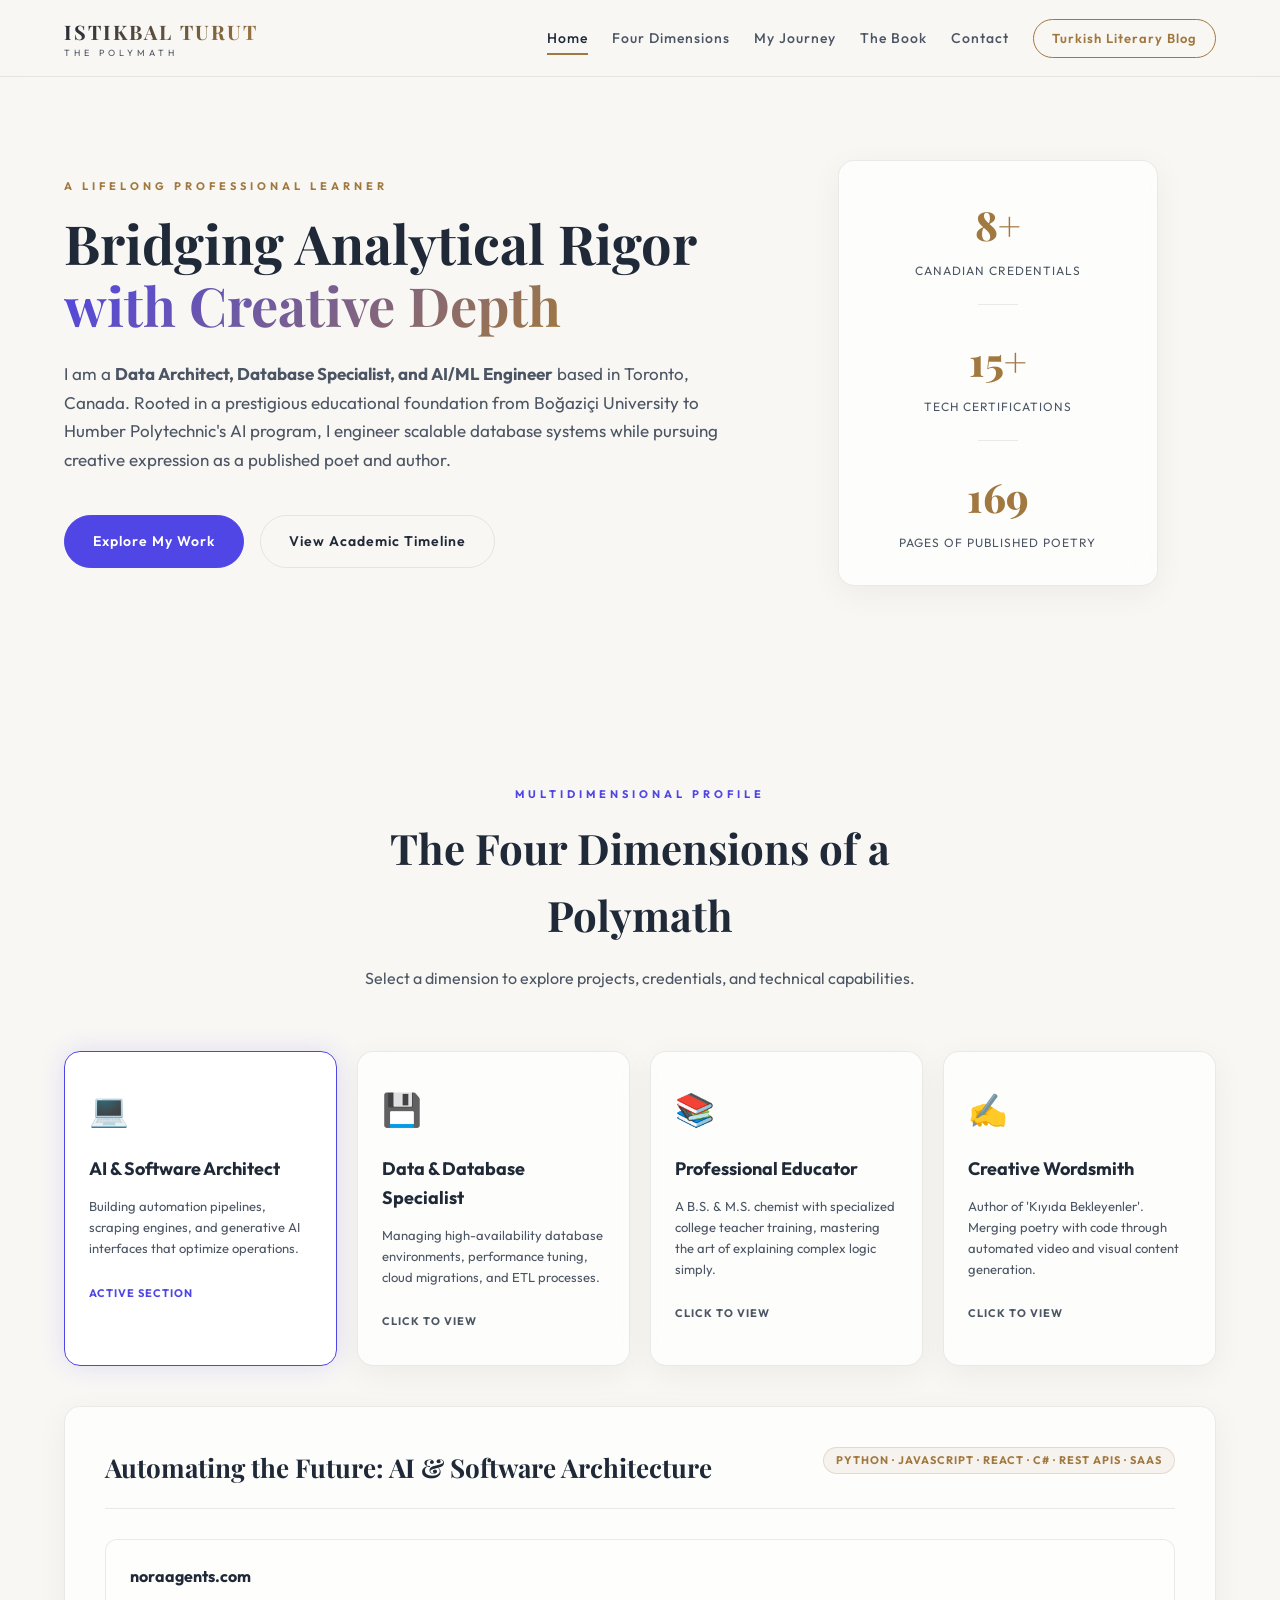
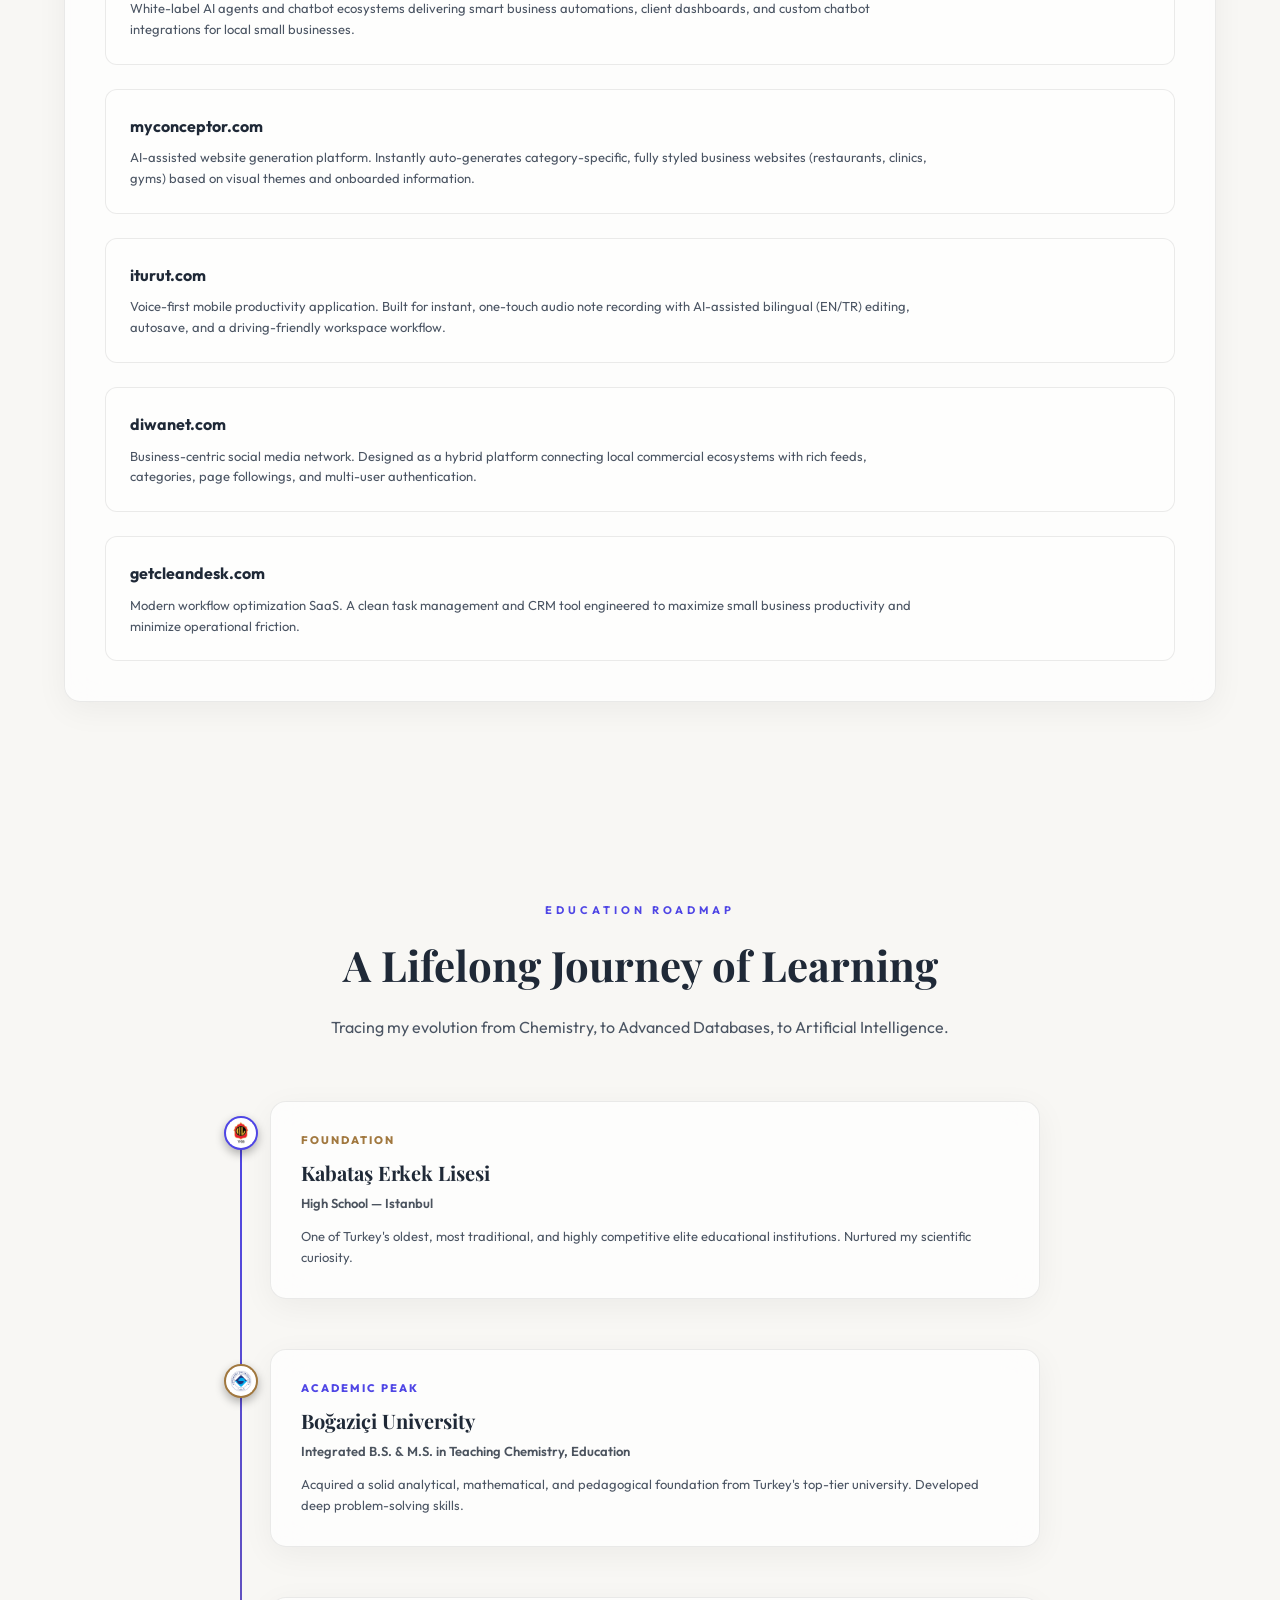
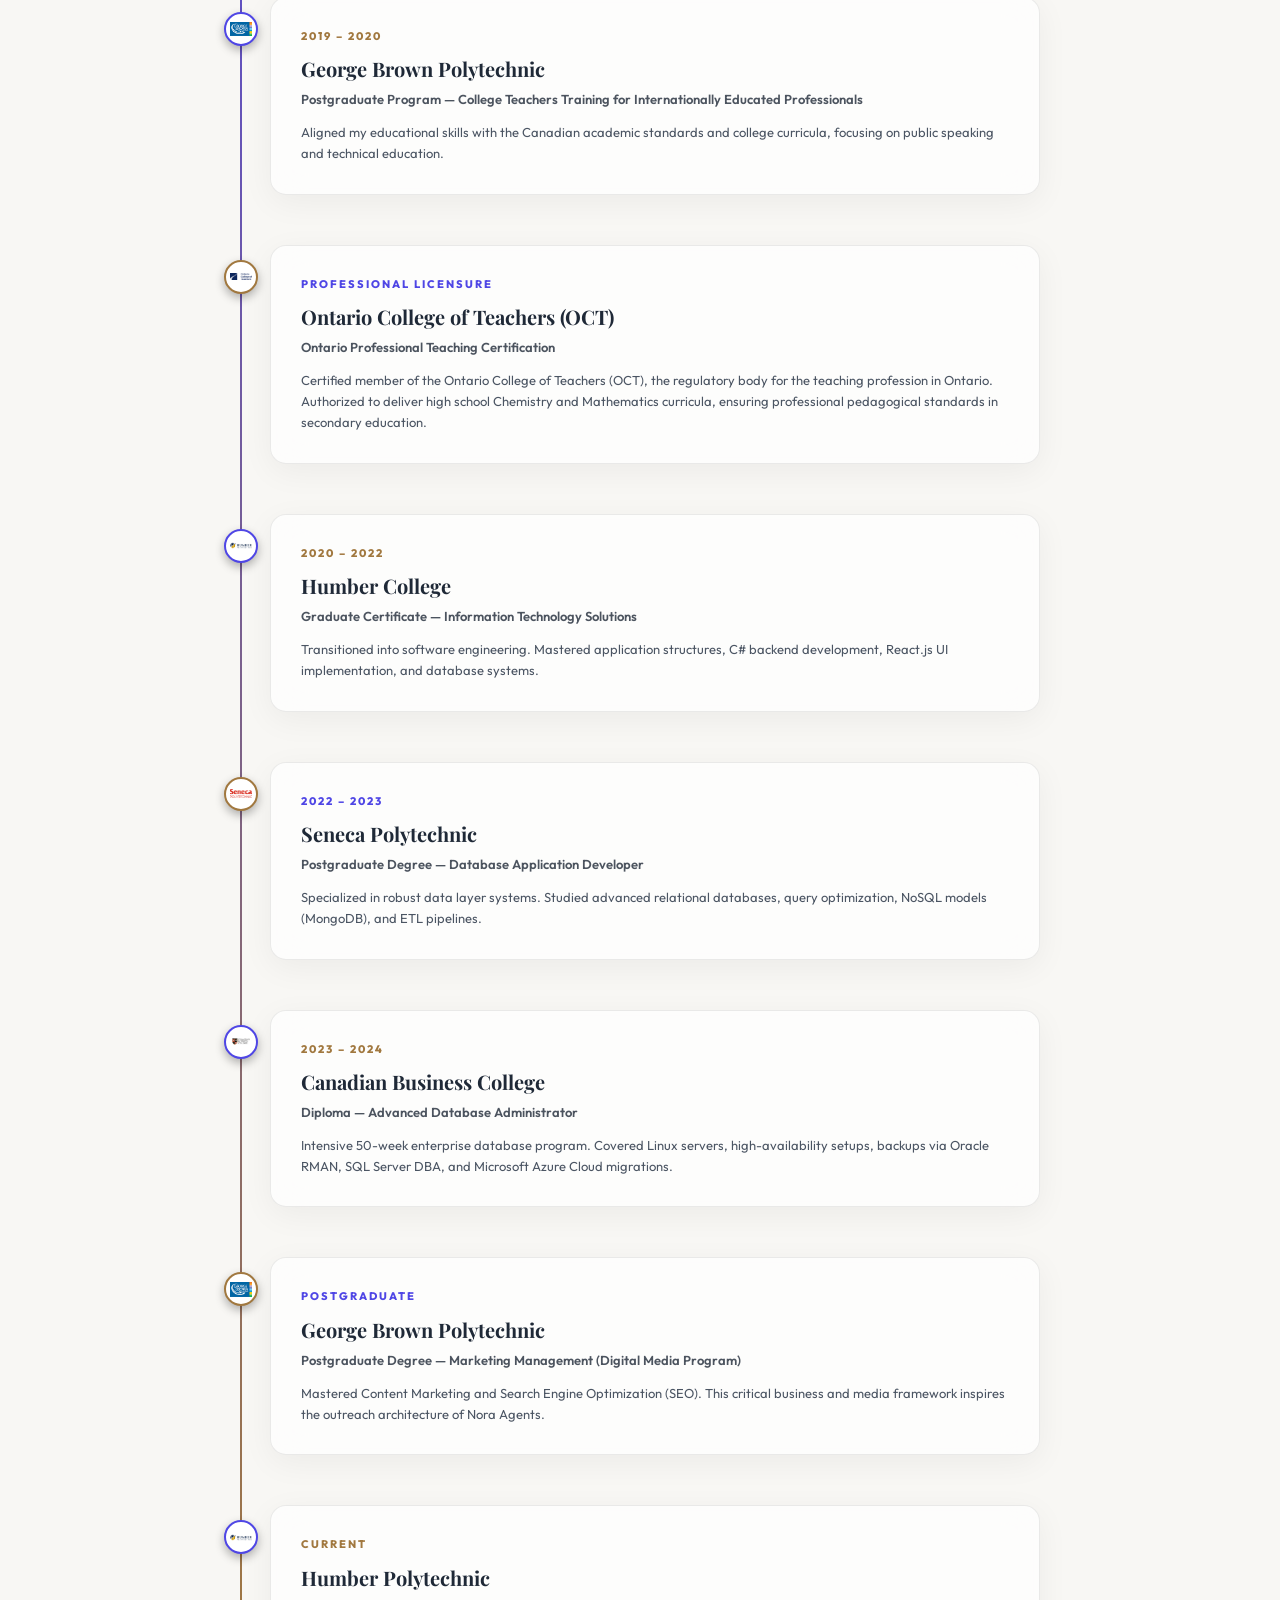
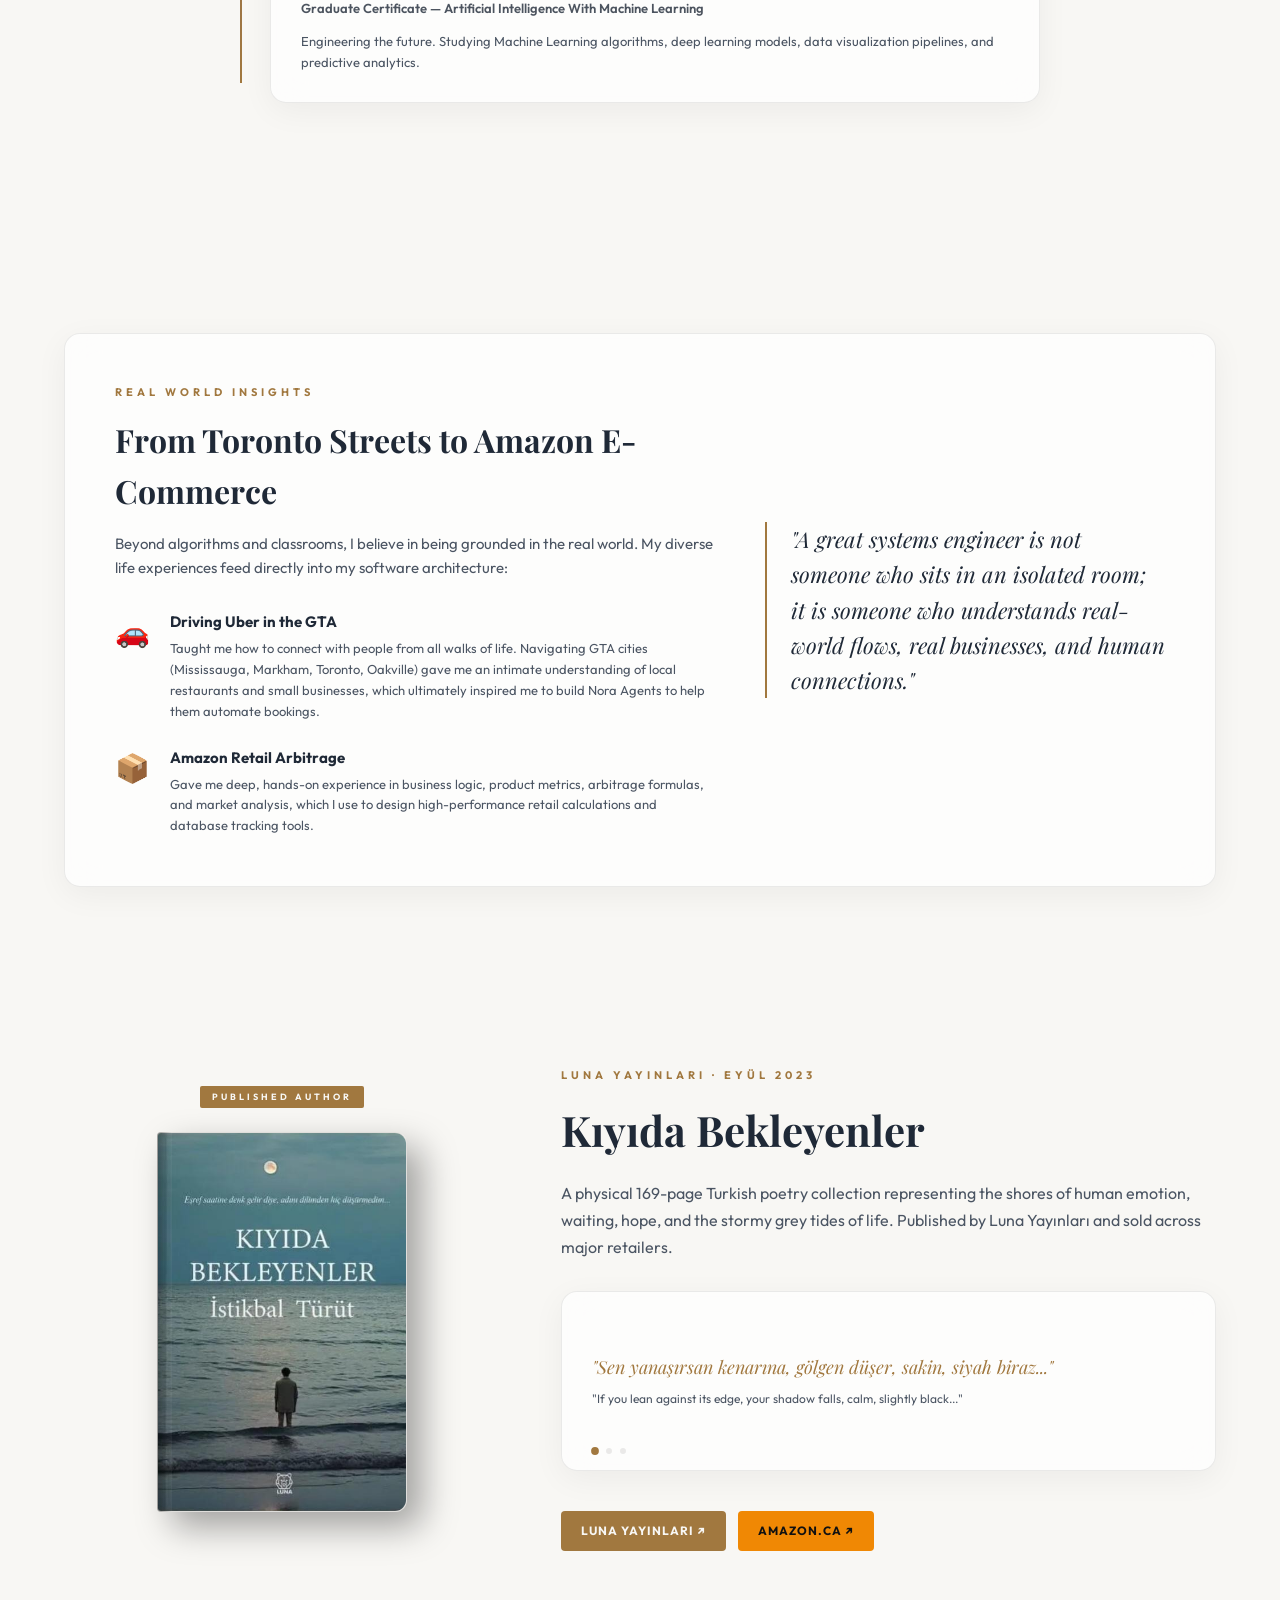
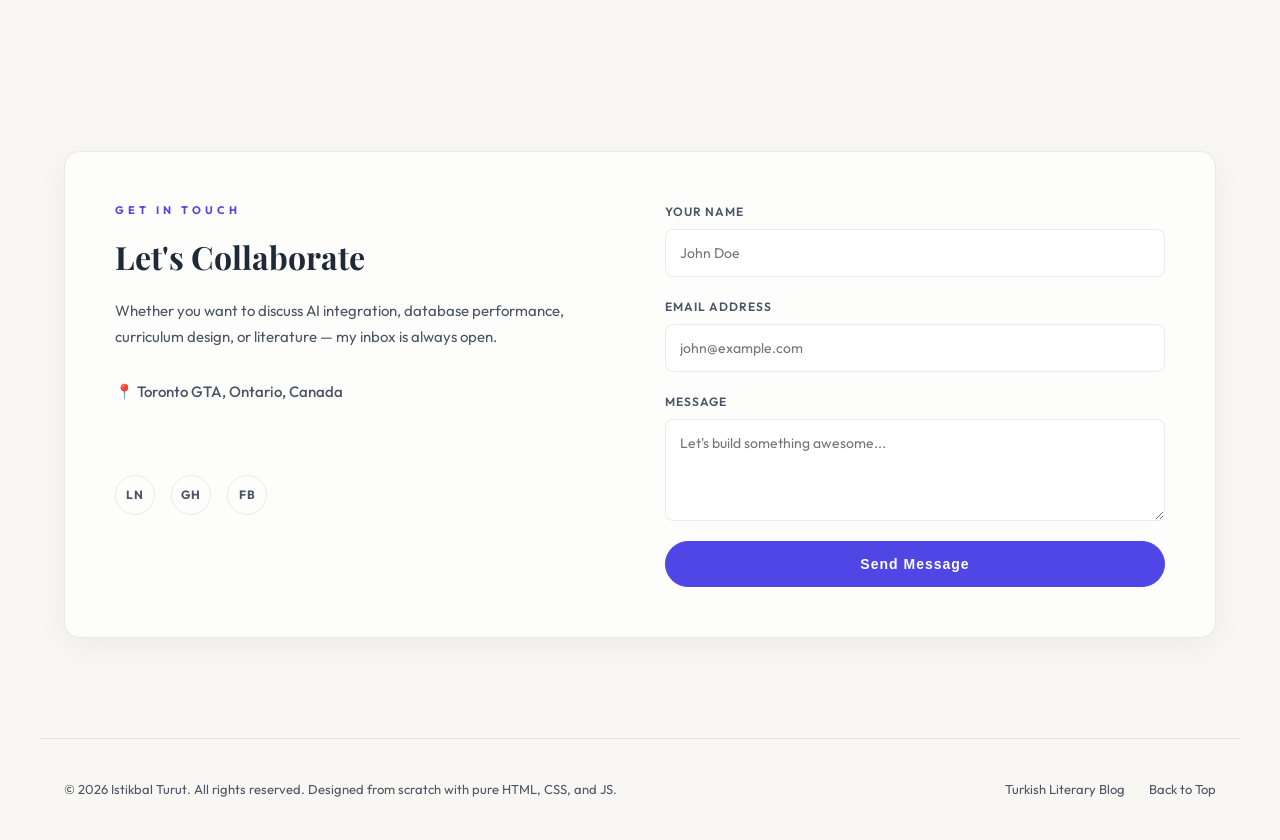
<file: index.html>
<!DOCTYPE html>
<html lang="en">
<head>
  <meta charset="UTF-8">
  <meta name="viewport" content="width=device-width, initial-scale=1.0">
  
  <!-- SEO Meta Tags -->
  <title>Istikbal Turut — Polymath, Data & AI Systems Engineer, Published Poet</title>
  <meta name="description" content="Official portfolio of Istikbal Turut. Combining analytical power (Boğaziçi, Humber AI/ML, Advanced DBA) with creative depth (Published Author of 'Kıyıda Bekleyenler'). Based in Toronto, GTA.">
  <meta name="keywords" content="Istikbal Turut, Database Administrator, AI Engineer, Machine Learning, George Brown College, Seneca College, Humber College, Boğaziçi University, Kıyıda Bekleyenler, Toronto, GTA, Nora Agents">
  
  <!-- Open Graph -->
  <meta property="og:type" content="website">
  <meta property="og:url" content="https://portfolio.istikbalturut.com/">
  <meta property="og:title" content="Istikbal Turut — Polymath, Data & AI Systems Engineer, Published Poet">
  <meta property="og:description" content="Official portfolio of Istikbal Turut. Combining analytical power with creative depth. Based in Toronto, GTA.">
  <meta property="og:image" content="https://images.unsplash.com/photo-1618005182384-a83a8bd57fbe?auto=format&fit=crop&w=1200&q=80">

  <!-- Google Fonts -->
  <link rel="preconnect" href="https://fonts.googleapis.com">
  <link rel="preconnect" href="https://fonts.gstatic.com" crossorigin>
  <link href="https://fonts.googleapis.com/css2?family=Outfit:wght@300;400;500;600;700;800&family=Playfair+Display:ital,wght@0,400..900;1,400..900&display=swap" rel="stylesheet">

  <!-- Stylesheet -->
  <link rel="stylesheet" href="index.css?v=1.6">
  
  <!-- Favicon -->
  <link rel="icon" type="image/png" href="https://images.unsplash.com/photo-1544947950-fa07a98d237f?auto=format&fit=crop&w=32&h=32">
</head>
<body>

  <!-- Dynamic Glowing Backgrounds -->
  <div class="glow-orb main-glow"></div>
  <div class="glow-orb secondary-glow"></div>

  <!-- Navigation Bar -->
  <header class="navbar">
    <div class="nav-container">
      <a href="#" class="nav-logo">
        <span class="logo-title">ISTIKBAL TURUT</span>
        <span class="logo-subtitle">THE POLYMATH</span>
      </a>
      
      <button class="menu-toggle" id="menu-btn" aria-label="Toggle Menu">
        <span class="bar"></span>
        <span class="bar"></span>
        <span class="bar"></span>
      </button>

      <nav class="nav-links" id="nav-links">
        <a href="#hero" class="nav-link active">Home</a>
        <a href="#dimensions" class="nav-link">Four Dimensions</a>
        <a href="#timeline" class="nav-link">My Journey</a>
        <a href="#book" class="nav-link">The Book</a>
        <a href="#contact" class="nav-link">Contact</a>
        <a href="https://www.istikbalturut.com" target="_blank" class="nav-cta-btn">Turkish Literary Blog</a>
      </nav>
    </div>
  </header>

  <!-- Hero Section -->
  <section id="hero" class="hero-section">
    <div class="hero-container">
      <div class="hero-content">
        <span class="hero-tag">A LIFELONG PROFESSIONAL LEARNER</span>
        <h1 class="hero-title">Bridging Analytical Rigor <br><span class="gradient-text">with Creative Depth</span></h1>
        <p class="hero-description">
          I am a <strong>Data Architect, Database Specialist, and AI/ML Engineer</strong> based in Toronto, Canada. 
          Rooted in a prestigious educational foundation from Boğaziçi University to Humber Polytechnic's AI program, 
          I engineer scalable database systems while pursuing creative expression as a published poet and author.
        </p>
        <div class="hero-cta-group">
          <a href="#dimensions" class="btn btn-primary">Explore My Work</a>
          <a href="#timeline" class="btn btn-secondary">View Academic Timeline</a>
        </div>
      </div>
      <div class="hero-visual">
        <div class="glass-card hero-stats-card">
          <div class="stat-item">
            <span class="stat-number">8+</span>
            <span class="stat-label">Canadian Credentials</span>
          </div>
          <div class="divider-y"></div>
          <div class="stat-item">
            <span class="stat-number">15+</span>
            <span class="stat-label">Tech Certifications</span>
          </div>
          <div class="divider-y"></div>
          <div class="stat-item">
            <span class="stat-number">169</span>
            <span class="stat-label">Pages of Published Poetry</span>
          </div>
        </div>
      </div>
    </div>
  </section>

  <!-- Four Dimensions of Istikbal -->
  <section id="dimensions" class="dimensions-section">
    <div class="section-header">
      <span class="section-tag">MULTIDIMENSIONAL PROFILE</span>
      <h2 class="section-title">The Four Dimensions of a Polymath</h2>
      <p class="section-subtitle">Select a dimension to explore projects, credentials, and technical capabilities.</p>
    </div>

    <!-- The 4 Quadrants Interactive Grid -->
    <div class="dimensions-grid">
      
      <!-- Quadrant 1: AI/ML & Software Architect -->
      <div class="glass-card dimension-card active" data-dimension="tech" id="dim-tech">
        <div class="card-icon">💻</div>
        <h3 class="card-title">AI & Software Architect</h3>
        <p class="card-summary">Building automation pipelines, scraping engines, and generative AI interfaces that optimize operations.</p>
        <span class="card-action-text">Active Section</span>
      </div>

      <!-- Quadrant 2: Data & Database Engineer -->
      <div class="glass-card dimension-card" data-dimension="data" id="dim-data">
        <div class="card-icon">💾</div>
        <h3 class="card-title">Data & Database Specialist</h3>
        <p class="card-summary">Managing high-availability database environments, performance tuning, cloud migrations, and ETL processes.</p>
        <span class="card-action-text">Click to View</span>
      </div>

      <!-- Quadrant 3: Academic Educator -->
      <div class="glass-card dimension-card" data-dimension="education" id="dim-education">
        <div class="card-icon">📚</div>
        <h3 class="card-title">Professional Educator</h3>
        <p class="card-summary">A B.S. & M.S. chemist with specialized college teacher training, mastering the art of explaining complex logic simply.</p>
        <span class="card-action-text">Click to View</span>
      </div>

      <!-- Quadrant 4: Published Author & Poet -->
      <div class="glass-card dimension-card" data-dimension="author" id="dim-author">
        <div class="card-icon">✍️</div>
        <h3 class="card-title">Creative Wordsmith</h3>
        <p class="card-summary">Author of 'Kıyıda Bekleyenler'. Merging poetry with code through automated video and visual content generation.</p>
        <span class="card-action-text">Click to View</span>
      </div>

    </div>

    <!-- Interactive Details Panel -->
    <div class="details-panel glass-card" id="details-container">
      
      <!-- Panel 1: Tech & AI Architect (Default Active) -->
      <div class="panel-content active" id="panel-tech">
        <div class="panel-header">
          <h4 class="panel-title">Automating the Future: AI & Software Architecture</h4>
          <span class="tech-stack-pills">Python · JavaScript · React · C# · REST APIs · SaaS</span>
        </div>
        <div class="panel-body">
          <div class="projects-list">
            
            <div class="project-item">
              <div class="project-info">
                <h5>noraagents.com</h5>
                <p>White-label AI agents and chatbot ecosystems delivering smart business automations, client dashboards, and custom chatbot integrations for local small businesses.</p>
              </div>
            </div>

            <div class="project-item">
              <div class="project-info">
                <h5>myconceptor.com</h5>
                <p>AI-assisted website generation platform. Instantly auto-generates category-specific, fully styled business websites (restaurants, clinics, gyms) based on visual themes and onboarded information.</p>
              </div>
            </div>

            <div class="project-item">
              <div class="project-info">
                <h5>iturut.com</h5>
                <p>Voice-first mobile productivity application. Built for instant, one-touch audio note recording with AI-assisted bilingual (EN/TR) editing, autosave, and a driving-friendly workspace workflow.</p>
              </div>
            </div>

            <div class="project-item">
              <div class="project-info">
                <h5>diwanet.com</h5>
                <p>Business-centric social media network. Designed as a hybrid platform connecting local commercial ecosystems with rich feeds, categories, page followings, and multi-user authentication.</p>
              </div>
            </div>

            <div class="project-item">
              <div class="project-info">
                <h5>getcleandesk.com</h5>
                <p>Modern workflow optimization SaaS. A clean task management and CRM tool engineered to maximize small business productivity and minimize operational friction.</p>
              </div>
            </div>

          </div>
        </div>
      </div>

      <!-- Panel 2: Data & Database Specialist -->
      <div class="panel-content" id="panel-data">
        <div class="panel-header">
          <h4 class="panel-title">Engineering Core Infrastructures: Database Systems & Cloud Solutions</h4>
          <span class="tech-stack-pills">Oracle 19c · Azure · SQL Server · PostgreSQL · RMAN · WHMCS</span>
        </div>
        <div class="panel-body">
          <div class="projects-list">
            
            <div class="project-item">
              <div class="project-info">
                <h5>datominds.com</h5>
                <p>A data-driven consulting firm and SaaS platform. Delivers smart web solutions, customized business dashboards, cloud integrations, and database performance optimization.</p>
              </div>
            </div>

            <div class="project-item">
              <div class="project-info">
                <h5>noradomain.com</h5>
                <p>White-label domain registration and infrastructure hosting platform. Features WHMCS billing integration, OpenSRS API automation, DNS management, and automated reseller ecosystems.</p>
              </div>
            </div>

            <div class="project-item">
              <div class="project-info">
                <h5>arsiv.ca</h5>
                <p>A structured data archiving and indexing platform. Designed for long-term document preservation, importing clean JSON datasets from social archives, and multi-lingual document parsing.</p>
              </div>
            </div>

          </div>
        </div>
      </div>

      <!-- Panel 3: Professional Educator -->
      <div class="panel-content" id="panel-education">
        <div class="panel-header">
          <h4 class="panel-title">The Art of Simplification: Academic & Educational Leadership</h4>
          <span class="tech-stack-pills">Boğaziçi Chemistry · George Brown Teacher Training · OCT Candidate · Pedagogy</span>
        </div>
        <div class="panel-body">
          <div class="education-story">
            <p>
              <strong>"A teacher is a professional learner."</strong> This philosophy defines my transition into technology. Yoked with an Integrated B.S. & M.S. in Teaching Chemistry from Turkey's top institution, **Boğaziçi University**, I spent years designing curricula, teaching advanced Grade 11/12 Chemistry (SCH3U/SCH4U) and High School Math (MPM1D/MPM2D) in Ontario, and researching pedagogical methods.
            </p>
            <p>
              In Canada, I graduated from the **College Teachers Training Postgraduate Program** at George Brown College to align my academic skills with the Canadian educational landscape.
            </p>

            <div class="education-badges">
              <div class="badge-item">
                <img src="logos/bogazici.png" alt="Boğaziçi University Logo">
                <span>Boğaziçi University</span>
              </div>
              <div class="badge-item">
                <img src="logos/george-brown.png" alt="George Brown College Logo">
                <span>George Brown College</span>
              </div>
              <div class="badge-item">
                <img src="logos/oct.png" alt="Ontario College of Teachers Logo">
                <span>OCT (Candidate)</span>
              </div>
            </div>

            <div class="classroom-skills">
              <span class="skill-pill">Curriculum Design</span>
              <span class="skill-pill">Complex Problem Solving</span>
              <span class="skill-pill">Mentorship & Coaching</span>
              <span class="skill-pill">Technical Communication</span>
            </div>
          </div>
        </div>
      </div>

      <!-- Panel 4: Creative Wordsmith & Author -->
      <div class="panel-content" id="panel-author">
        <div class="panel-header">
          <h4 class="panel-title">The Poetic Power of Words: Literary Works & Creative Expression</h4>
          <span class="tech-stack-pills">Kıyıda Bekleyenler · Luna Publishing · Poetry Automation · Art & Technology</span>
        </div>
        <div class="panel-body">
          <div class="projects-list">
            
            <div class="project-item">
              <div class="project-info">
                <h5>istikbalturut.com</h5>
                <p>Personal brand, writing archive, and Turkish poetry publishing platform. A custom WordPress platform focused on long-form essays, social observations, and educational reflections. Features custom WordPress plugin integrations, SEO-optimized poem pages, and a structured archive engine managing thousands of writings.</p>
              </div>
              <a href="https://www.istikbalturut.com" target="_blank" class="project-link">Visit Site ↗</a>
            </div>

            <div class="project-item">
              <div class="project-info">
                <h5>Cinematic Poetry Video Reels Generator</h5>
                <p>An automated media pipeline built in Python using Pillow and moviepy/ffmpeg to extract poems from text files, render high-aesthetic frosted glass (glassmorphic) poetry cards with random AI backgrounds, generate 15-second MP4 video reels with soft backgrounds and music, and automatically post them to Instagram and Facebook Page APIs using Graph APIs.</p>
              </div>
            </div>

            <div class="project-item" style="border: 1px dashed rgba(var(--color-accent-rgb), 0.35); background: rgba(var(--color-accent-rgb), 0.02);">
              <div class="project-info">
                <h5 style="color: var(--color-accent);">Published Book: Kıyıda Bekleyenler</h5>
                <p>A physical 169-page Turkish poetry collection representing the shores of human emotion, waiting, hope, and the stormy grey tides of life. Published by Luna Yayınları and sold across major retailers.</p>
              </div>
              <a href="#book" class="project-link" style="color: var(--color-accent); border-color: var(--color-accent);">View Book Details ↗</a>
            </div>

          </div>
        </div>
      </div>

    </div>
  </section>

  <!-- Interactive Timeline Section -->
  <section id="timeline" class="timeline-section">
    <div class="section-header">
      <span class="section-tag">EDUCATION ROADMAP</span>
      <h2 class="section-title">A Lifelong Journey of Learning</h2>
      <p class="section-subtitle">Tracing my evolution from Chemistry, to Advanced Databases, to Artificial Intelligence.</p>
    </div>

    <div class="timeline-container">
      
      <!-- Node 1 -->
      <div class="timeline-node" id="node-1">
        <div class="timeline-badge">
          <img src="logos/kabatas.jpg" alt="Kabataş Erkek Lisesi">
        </div>
        <div class="timeline-card glass-card">
          <span class="timeline-date">FOUNDATION</span>
          <h4>Kabataş Erkek Lisesi</h4>
          <p class="timeline-institution">High School — Istanbul</p>
          <p class="timeline-desc">One of Turkey's oldest, most traditional, and highly competitive elite educational institutions. Nurtured my scientific curiosity.</p>
        </div>
      </div>

      <!-- Node 2 -->
      <div class="timeline-node" id="node-2">
        <div class="timeline-badge">
          <img src="logos/bogazici.png" alt="Boğaziçi University">
        </div>
        <div class="timeline-card glass-card">
          <span class="timeline-date">ACADEMIC PEAK</span>
          <h4>Boğaziçi University</h4>
          <p class="timeline-institution">Integrated B.S. & M.S. in Teaching Chemistry, Education</p>
          <p class="timeline-desc">Acquired a solid analytical, mathematical, and pedagogical foundation from Turkey's top-tier university. Developed deep problem-solving skills.</p>
        </div>
      </div>

      <!-- Node 3 -->
      <div class="timeline-node" id="node-3">
        <div class="timeline-badge">
          <img src="logos/george-brown.png" alt="George Brown College">
        </div>
        <div class="timeline-card glass-card">
          <span class="timeline-date">2019 – 2020</span>
          <h4>George Brown Polytechnic</h4>
          <p class="timeline-institution">Postgraduate Program — College Teachers Training for Internationally Educated Professionals</p>
          <p class="timeline-desc">Aligned my educational skills with the Canadian academic standards and college curricula, focusing on public speaking and technical education.</p>
        </div>
      </div>

      <!-- Node OCT -->
      <div class="timeline-node" id="node-oct">
        <div class="timeline-badge">
          <img src="logos/oct.png" alt="Ontario College of Teachers">
        </div>
        <div class="timeline-card glass-card">
          <span class="timeline-date">PROFESSIONAL LICENSURE</span>
          <h4>Ontario College of Teachers (OCT)</h4>
          <p class="timeline-institution">Ontario Professional Teaching Certification</p>
          <p class="timeline-desc">Certified member of the Ontario College of Teachers (OCT), the regulatory body for the teaching profession in Ontario. Authorized to deliver high school Chemistry and Mathematics curricula, ensuring professional pedagogical standards in secondary education.</p>
        </div>
      </div>

      <!-- Node 4 -->
      <div class="timeline-node" id="node-4">
        <div class="timeline-badge">
          <img src="logos/humber.png" alt="Humber College">
        </div>
        <div class="timeline-card glass-card">
          <span class="timeline-date">2020 – 2022</span>
          <h4>Humber College</h4>
          <p class="timeline-institution">Graduate Certificate — Information Technology Solutions</p>
          <p class="timeline-desc">Transitioned into software engineering. Mastered application structures, C# backend development, React.js UI implementation, and database systems.</p>
        </div>
      </div>

      <!-- Node 5 -->
      <div class="timeline-node" id="node-5">
        <div class="timeline-badge">
          <img src="logos/seneca.png" alt="Seneca Polytechnic">
        </div>
        <div class="timeline-card glass-card">
          <span class="timeline-date">2022 – 2023</span>
          <h4>Seneca Polytechnic</h4>
          <p class="timeline-institution">Postgraduate Degree — Database Application Developer</p>
          <p class="timeline-desc">Specialized in robust data layer systems. Studied advanced relational databases, query optimization, NoSQL models (MongoDB), and ETL pipelines.</p>
        </div>
      </div>

      <!-- Node 6 -->
      <div class="timeline-node" id="node-6">
        <div class="timeline-badge">
          <img src="logos/cbc.jpg" alt="Canadian Business College">
        </div>
        <div class="timeline-card glass-card">
          <span class="timeline-date">2023 – 2024</span>
          <h4>Canadian Business College</h4>
          <p class="timeline-institution">Diploma — Advanced Database Administrator</p>
          <p class="timeline-desc">Intensive 50-week enterprise database program. Covered Linux servers, high-availability setups, backups via Oracle RMAN, SQL Server DBA, and Microsoft Azure Cloud migrations.</p>
        </div>
      </div>

      <!-- Node 7 -->
      <div class="timeline-node" id="node-7">
        <div class="timeline-badge">
          <img src="logos/george-brown.png" alt="George Brown College">
        </div>
        <div class="timeline-card glass-card">
          <span class="timeline-date">POSTGRADUATE</span>
          <h4>George Brown Polytechnic</h4>
          <p class="timeline-institution">Postgraduate Degree — Marketing Management (Digital Media Program)</p>
          <p class="timeline-desc">Mastered Content Marketing and Search Engine Optimization (SEO). This critical business and media framework inspires the outreach architecture of Nora Agents.</p>
        </div>
      </div>

      <!-- Node 8 -->
      <div class="timeline-node" id="node-8">
        <div class="timeline-badge">
          <img src="logos/humber.png" alt="Humber College">
        </div>
        <div class="timeline-card glass-card">
          <span class="timeline-date">CURRENT</span>
          <h4>Humber Polytechnic</h4>
          <p class="timeline-institution">Graduate Certificate — Artificial Intelligence With Machine Learning</p>
          <p class="timeline-desc">Engineering the future. Studying Machine Learning algorithms, deep learning models, data visualization pipelines, and predictive analytics.</p>
        </div>
      </div>

    </div>
  </section>

  <!-- Entrepreneurial Side Hustles Showcase -->
  <section class="hustle-section">
    <div class="hustle-container glass-card">
      <div class="hustle-content">
        <span class="hustle-tag">REAL WORLD INSIGHTS</span>
        <h3>From Toronto Streets to Amazon E-Commerce</h3>
        <p>
          Beyond algorithms and classrooms, I believe in being grounded in the real world. My diverse life experiences feed directly into my software architecture:
        </p>
        <div class="hustle-items">
          <div class="hustle-item">
            <span class="hustle-icon">🚗</span>
            <div>
              <h6>Driving Uber in the GTA</h6>
              <p>Taught me how to connect with people from all walks of life. Navigating GTA cities (Mississauga, Markham, Toronto, Oakville) gave me an intimate understanding of local restaurants and small businesses, which ultimately inspired me to build Nora Agents to help them automate bookings.</p>
            </div>
          </div>
          <div class="hustle-item">
            <span class="hustle-icon">📦</span>
            <div>
              <h6>Amazon Retail Arbitrage</h6>
              <p>Gave me deep, hands-on experience in business logic, product metrics, arbitrage formulas, and market analysis, which I use to design high-performance retail calculations and database tracking tools.</p>
            </div>
          </div>
        </div>
      </div>
      <div class="hustle-quote">
        <blockquote>
          "A great systems engineer is not someone who sits in an isolated room; it is someone who understands real-world flows, real businesses, and human connections."
        </blockquote>
      </div>
    </div>
  </section>

  <!-- The Book Spotlight Section -->
  <section id="book" class="book-section">
    <div class="book-container">
      <div class="book-mockup-area">
        <div class="book-badge">PUBLISHED AUTHOR</div>
        <div class="book-cover-wrapper">
          <img src="logos/book_cover.jpg" alt="Kıyıda Bekleyenler Book Cover" class="book-cover-img">
        </div>
      </div>
      <div class="book-details">
        <span class="book-tag">LUNA YAYINLARI · EYÜL 2023</span>
        <h2>Kıyıda Bekleyenler</h2>
        <p class="book-description">
          A physical 169-page Turkish poetry collection representing the shores of human emotion, waiting, hope, and the stormy grey tides of life. Published by Luna Yayınları and sold across major retailers.
        </p>
        
        <!-- Interactive Quotes Carousel -->
        <div class="quotes-carousel glass-card">
          <div class="quote-slide active" id="slide-1">
            <p class="poetry-text">"Sen yanaşırsan kenarına, gölgen düşer, sakin, siyah biraz..."</p>
            <span class="poetry-translation">"If you lean against its edge, your shadow falls, calm, slightly black..."</span>
          </div>
          <div class="quote-slide" id="slide-2">
            <p class="poetry-text">"Ben yalnızım şu anda sahilde, rüzgarda..."</p>
            <span class="poetry-translation">"I am alone right now on the beach, in the wind..."</span>
          </div>
          <div class="quote-slide" id="slide-3">
            <p class="poetry-text">"Fırtınalarda mesela, korkunç gri... Dalgalarda köpürmüş beyaz..."</p>
            <span class="poetry-translation">"In storms, for instance, a terrifying grey... White, foaming in the waves..."</span>
          </div>
          
          <div class="carousel-dots">
            <span class="dot active" data-slide="1"></span>
            <span class="dot" data-slide="2"></span>
            <span class="dot" data-slide="3"></span>
          </div>
        </div>

        <div class="book-purchase-links">
          <a href="https://www.lunayayinlari.com/urun/kiyida-bekleyenler" target="_blank" class="buy-btn luna">Luna Yayınları ↗</a>
          <a href="https://www.amazon.ca/KIYIDA-BEKLEYENLER-ISTIKBAL-TURUT/dp/6256474872/ref=sr_1_1?crid=361YBSQ956AV7&amp;dib=eyJ2IjoiMSJ9.4z48yGgn4BAU8QS7OjfyjA.v82pDYNAwuIan01OFArjadNIKiGNghpglgFe8waSOgY&amp;dib_tag=se&amp;keywords=k%C4%B1y%C4%B1da+bekleyenler&amp;qid=1779590589&amp;sprefix=k%C4%B1y%C4%B1da+bekleyenler%2Caps%2C120&amp;sr=8-1" target="_blank" class="buy-btn amazon">Amazon.ca ↗</a>
        </div>
      </div>
    </div>
  </section>

  <!-- Contact Section -->
  <section id="contact" class="contact-section">
    <div class="contact-card glass-card">
      <div class="contact-info">
        <span class="contact-tag">GET IN TOUCH</span>
        <h3>Let's Collaborate</h3>
        <p>Whether you want to discuss AI integration, database performance, curriculum design, or literature — my inbox is always open.</p>
        
        <div class="contact-details">
          <p>📍 Toronto GTA, Ontario, Canada</p>
        </div>

        <div class="social-links">
          <a href="https://www.linkedin.com/in/istikbalturut/" target="_blank" aria-label="LinkedIn">LN</a>
          <a href="https://github.com/istikbalt" target="_blank" aria-label="GitHub">GH</a>
          <a href="https://www.facebook.com/istikbalt/" target="_blank" aria-label="Facebook">FB</a>
        </div>
      </div>
      
      <form class="contact-form">
        <div class="form-group">
          <label for="name">Your Name</label>
          <input type="text" id="name" name="name" required placeholder="John Doe">
        </div>
        <div class="form-group">
          <label for="email">Email Address</label>
          <input type="email" id="email" name="email" required placeholder="john@example.com">
        </div>
        <div class="form-group">
          <label for="message">Message</label>
          <textarea id="message" name="message" rows="4" required placeholder="Let's build something awesome..."></textarea>
        </div>
        <button type="submit" class="btn btn-primary">Send Message</button>
      </form>
    </div>
  </section>

  <!-- Footer -->
  <footer class="footer">
    <p>&copy; 2026 Istikbal Turut. All rights reserved. Designed from scratch with pure HTML, CSS, and JS.</p>
    <div class="footer-sublinks">
      <a href="https://www.istikbalturut.com" target="_blank">Turkish Literary Blog</a>
      <a href="#hero">Back to Top</a>
    </div>
  </footer>

  <!-- Script -->
  <script src="index.js?v=1.6"></script>
</body>
</html>
</file>
<file: index.css>
/* ==========================================
   DESIGN SYSTEM & CSS CUSTOM PROPERTIES
   ========================================== */
:root {
  /* Color Tokens (Exquisite Warm Light Mode) */
  --bg-deep: #f8f7f4; /* Premium Soft Ivory/Cream backing */
  --bg-surface: rgba(255, 255, 255, 0.7); /* Translucent bright glass */
  --bg-surface-hover: rgba(255, 255, 255, 0.95);
  
  --color-primary: #4f46e5; /* Rich clean Indigo */
  --color-primary-rgb: 79, 70, 229;
  --color-accent: #a1783f; /* Deep Antique Gold for premium contrast */
  --color-accent-rgb: 161, 120, 63;
  --color-text-main: #1f2937; /* Clean dark slate for maximum readability */
  --color-text-muted: #4b5563; /* Soft elegant dark grey */
  --color-border: rgba(0, 0, 0, 0.08); /* Delicate light borders */
  --color-border-glow: rgba(79, 70, 229, 0.12);
  
  /* Fonts */
  --font-serif: 'Playfair Display', Georgia, serif;
  --font-sans: 'Outfit', -apple-system, BlinkMacSystemFont, 'Segoe UI', Roboto, sans-serif;
  
  /* Transitions */
  --transition-smooth: all 0.4s cubic-bezier(0.16, 1, 0.3, 1);
  --transition-fast: all 0.2s ease;
}

/* ==========================================
   GLOBAL RESET & STYLING
   ========================================== */
* {
  margin: 0;
  padding: 0;
  box-sizing: border-box;
}

html {
  scroll-behavior: smooth;
  background-color: var(--bg-deep);
  color: var(--color-text-main);
  font-family: var(--font-sans);
  overflow-x: hidden;
}

body {
  min-height: 100vh;
  position: relative;
  line-height: 1.6;
  background-color: var(--bg-deep);
}

a {
  color: inherit;
  text-decoration: none;
  transition: var(--transition-fast);
}

img {
  max-width: 100%;
  height: auto;
}

/* ==========================================
   BACKGROUND GLOW ORBS
   ========================================== */
.glow-orb {
  position: absolute;
  border-radius: 50%;
  filter: blur(150px);
  z-index: -1;
  opacity: 0.35;
  pointer-events: none;
}

.main-glow {
  width: 600px;
  height: 600px;
  background: radial-gradient(circle, rgba(var(--color-primary-rgb), 0.3) 0%, transparent 70%);
  top: -100px;
  right: -100px;
}

.secondary-glow {
  width: 500px;
  height: 500px;
  background: radial-gradient(circle, rgba(var(--color-accent-rgb), 0.2) 0%, transparent 70%);
  top: 600px;
  left: -200px;
}

/* ==========================================
   PREMIUM GLASSMORPHIC CARD UTILITY
   ========================================== */
.glass-card {
  background: var(--bg-surface);
  backdrop-filter: blur(16px);
  -webkit-backdrop-filter: blur(16px);
  border: 1px solid var(--color-border);
  border-radius: 16px;
  box-shadow: 0 8px 32px 0 rgba(0, 0, 0, 0.05); /* Softer shadow for light mode */
  transition: var(--transition-smooth);
}

.glass-card:hover {
  border-color: rgba(var(--color-primary-rgb), 0.2);
  box-shadow: 0 12px 40px 0 rgba(var(--color-primary-rgb), 0.08);
  transform: translateY(-4px);
}

/* ==========================================
   NAVIGATION BAR
   ========================================== */
.navbar {
  position: fixed;
  top: 0;
  left: 0;
  width: 100%;
  z-index: 1000;
  background: rgba(248, 247, 244, 0.8); /* Cream-translucent for light mode */
  backdrop-filter: blur(12px);
  -webkit-backdrop-filter: blur(12px);
  border-bottom: 1px solid var(--color-border);
  transition: var(--transition-smooth);
}

.nav-container {
  max-width: 1200px;
  margin: 0 auto;
  padding: 16px 24px;
  display: flex;
  justify-content: space-between;
  align-items: center;
}

.nav-logo {
  display: flex;
  flex-direction: column;
}

.logo-title {
  font-family: var(--font-serif);
  font-size: 20px;
  font-weight: 700;
  letter-spacing: 2px;
  color: var(--color-text-main);
  background: linear-gradient(135deg, var(--color-text-main) 0%, var(--color-accent) 100%); /* Adaptive gradient */
  -webkit-background-clip: text;
  -webkit-text-fill-color: transparent;
}

.logo-subtitle {
  font-size: 9px;
  letter-spacing: 4px;
  color: var(--color-text-muted);
  text-transform: uppercase;
  margin-top: -2px;
}

.nav-links {
  display: flex;
  align-items: center;
  gap: 24px;
}

.nav-link {
  font-size: 14px;
  font-weight: 500;
  color: var(--color-text-muted);
  letter-spacing: 1px;
  position: relative;
  padding: 6px 0;
}

.nav-link::after {
  content: '';
  position: absolute;
  bottom: 0;
  left: 0;
  width: 0;
  height: 2px;
  background-color: var(--color-accent);
  transition: var(--transition-fast);
}

.nav-link:hover {
  color: var(--color-text-main);
}

.nav-link:hover::after,
.nav-link.active::after {
  width: 100%;
}

.nav-link.active {
  color: var(--color-text-main);
}

.nav-cta-btn {
  background: transparent;
  color: var(--color-accent);
  border: 1px solid var(--color-accent);
  padding: 8px 18px;
  border-radius: 30px;
  font-size: 13px;
  font-weight: 600;
  letter-spacing: 1px;
  transition: var(--transition-fast);
}

.nav-cta-btn:hover {
  background: var(--color-accent);
  color: var(--bg-deep);
  box-shadow: 0 0 15px rgba(var(--color-accent-rgb), 0.2);
}

.menu-toggle {
  display: none;
  flex-direction: column;
  gap: 6px;
  background: transparent;
  border: none;
  cursor: pointer;
}

.menu-toggle .bar {
  width: 25px;
  height: 2px;
  background-color: var(--color-text-main);
  transition: var(--transition-fast);
}

/* ==========================================
   BUTTONS
   ========================================== */
.btn {
  display: inline-flex;
  align-items: center;
  justify-content: center;
  padding: 14px 28px;
  font-size: 14px;
  font-weight: 600;
  letter-spacing: 1px;
  border-radius: 30px;
  cursor: pointer;
  transition: var(--transition-smooth);
}

.btn-primary {
  background: var(--color-primary);
  color: #fff;
  border: 1px solid var(--color-primary);
}

.btn-primary:hover {
  background: transparent;
  color: var(--color-primary);
  box-shadow: 0 0 20px rgba(var(--color-primary-rgb), 0.35);
}

.btn-secondary {
  background: transparent;
  color: var(--color-text-main);
  border: 1px solid var(--color-border);
}

.btn-secondary:hover {
  border-color: var(--color-primary);
  background: rgba(var(--color-primary-rgb), 0.05);
  color: var(--color-primary);
}

.btn-sm {
  padding: 8px 18px;
  font-size: 12px;
}

/* ==========================================
   HERO SECTION
   ========================================== */
.hero-section {
  padding: 160px 24px 100px;
  max-width: 1200px;
  margin: 0 auto;
}

.hero-container {
  display: grid;
  grid-template-columns: 1.2fr 0.8fr;
  gap: 60px;
  align-items: center;
}

.hero-tag {
  font-size: 11px;
  letter-spacing: 4px;
  color: var(--color-accent);
  font-weight: 700;
  display: block;
  margin-bottom: 16px;
}

.hero-title {
  font-family: var(--font-serif);
  font-size: 54px;
  line-height: 1.15;
  color: var(--color-text-main);
  margin-bottom: 24px;
}

.gradient-text {
  background: linear-gradient(135deg, var(--color-primary) 0%, var(--color-accent) 100%);
  -webkit-background-clip: text;
  -webkit-text-fill-color: transparent;
}

.hero-description {
  font-size: 17px;
  color: var(--color-text-muted);
  line-height: 1.7;
  margin-bottom: 40px;
}

.hero-cta-group {
  display: flex;
  gap: 16px;
}

.hero-visual {
  display: flex;
  justify-content: center;
}

.hero-stats-card {
  width: 100%;
  max-width: 320px;
  padding: 32px;
  display: flex;
  flex-direction: column;
  gap: 24px;
  text-align: center;
}

.stat-item {
  display: flex;
  flex-direction: column;
  gap: 4px;
}

.stat-number {
  font-size: 40px;
  font-weight: 800;
  color: var(--color-accent);
  font-family: var(--font-serif);
}

.stat-label {
  font-size: 12px;
  color: var(--color-text-muted);
  letter-spacing: 1px;
  text-transform: uppercase;
}

.divider-y {
  width: 40px;
  height: 1px;
  background-color: var(--color-border);
  margin: 0 auto;
}

/* ==========================================
   SECTION STANDARD HEADERS
   ========================================== */
.section-header {
  text-align: center;
  max-width: 700px;
  margin: 0 auto 60px;
  padding: 0 24px;
}

.section-tag {
  font-size: 11px;
  letter-spacing: 4px;
  color: var(--color-primary);
  font-weight: 700;
  display: block;
  margin-bottom: 12px;
}

.section-title {
  font-family: var(--font-serif);
  font-size: 42px;
  color: var(--color-text-main);
  margin-bottom: 16px;
}

.section-subtitle {
  font-size: 16px;
  color: var(--color-text-muted);
}

/* ==========================================
   DIMENSIONS SECTION & GRID
   ========================================== */
.dimensions-section {
  padding: 100px 24px;
  max-width: 1200px;
  margin: 0 auto;
}

.dimensions-grid {
  display: grid;
  grid-template-columns: repeat(auto-fit, minmax(250px, 1fr));
  gap: 20px;
  margin-bottom: 40px;
}

.dimension-card {
  padding: 32px 24px;
  cursor: pointer;
  position: relative;
  overflow: hidden;
}

.dimension-card .card-icon {
  font-size: 32px;
  margin-bottom: 20px;
  transition: var(--transition-smooth);
}

.dimension-card .card-title {
  font-size: 18px;
  font-weight: 700;
  color: var(--color-text-main);
  margin-bottom: 12px;
}

.dimension-card .card-summary {
  font-size: 13px;
  color: var(--color-text-muted);
  line-height: 1.6;
  margin-bottom: 20px;
}

.card-action-text {
  font-size: 11px;
  font-weight: 700;
  letter-spacing: 1px;
  text-transform: uppercase;
  color: var(--color-text-muted);
  transition: var(--transition-fast);
}

/* Dimension Card Hover & Active States */
.dimension-card:hover {
  border-color: rgba(var(--color-primary-rgb), 0.3);
}

.dimension-card:hover .card-icon {
  transform: scale(1.1) rotate(5deg);
}

.dimension-card.active {
  background: var(--bg-surface-hover);
  border-color: var(--color-primary);
  box-shadow: 0 0 25px rgba(var(--color-primary-rgb), 0.15);
}

.dimension-card.active .card-action-text {
  color: var(--color-primary);
}

/* Dynamic Details Panel */
.details-panel {
  padding: 40px;
}

.panel-content {
  display: none;
  opacity: 0;
  transform: translateY(10px);
  transition: opacity 0.5s ease, transform 0.5s ease;
}

.panel-content.active {
  display: block;
  opacity: 1;
  transform: translateY(0);
}

.panel-header {
  border-bottom: 1px solid var(--color-border);
  padding-bottom: 20px;
  margin-bottom: 30px;
  display: flex;
  justify-content: space-between;
  align-items: flex-start;
  flex-wrap: wrap;
  gap: 16px;
}

.panel-title {
  font-family: var(--font-serif);
  font-size: 26px;
  color: var(--color-text-main);
}

.tech-stack-pills {
  font-size: 11px;
  font-weight: 700;
  letter-spacing: 1px;
  text-transform: uppercase;
  color: var(--color-accent);
  background: rgba(var(--color-accent-rgb), 0.08);
  border: 1px solid rgba(var(--color-accent-rgb), 0.2);
  padding: 4px 12px;
  border-radius: 20px;
}

/* Projects & Highlights Styles inside Panel */
.projects-list {
  display: flex;
  flex-direction: column;
  gap: 24px;
}

.project-item {
  display: flex;
  justify-content: space-between;
  align-items: center;
  padding: 24px;
  background: rgba(255, 255, 255, 0.4);
  border: 1px solid var(--color-border);
  border-radius: 12px;
  transition: var(--transition-fast);
  flex-wrap: wrap;
  gap: 16px;
}

.project-item:hover {
  background: rgba(255, 255, 255, 0.8);
}

.project-info h5 {
  font-size: 16px;
  font-weight: 700;
  color: var(--color-text-main);
  margin-bottom: 8px;
}

.project-info p {
  font-size: 13px;
  color: var(--color-text-muted);
  max-width: 800px;
}

.project-link {
  font-size: 12px;
  font-weight: 700;
  letter-spacing: 1px;
  color: var(--color-primary);
  border: 1px solid var(--color-primary);
  padding: 8px 16px;
  border-radius: 20px;
  white-space: nowrap;
}

.project-link:hover {
  background: var(--color-primary);
  color: #fff;
}

.skills-highlight-grid {
  display: grid;
  grid-template-columns: repeat(auto-fit, minmax(280px, 1fr));
  gap: 20px;
}

.skill-highlight-card {
  padding: 24px;
  background: rgba(255, 255, 255, 0.4);
  border: 1px solid var(--color-border);
  border-radius: 12px;
}

.skill-highlight-card h6 {
  font-size: 15px;
  font-weight: 700;
  color: var(--color-accent);
  margin-bottom: 8px;
}

.skill-highlight-card p {
  font-size: 13px;
  color: var(--color-text-muted);
}

.education-story p {
  font-size: 15px;
  color: var(--color-text-muted);
  line-height: 1.8;
  margin-bottom: 20px;
}

.classroom-skills,
.poetry-intro .poetry-cta-box {
  display: flex;
  gap: 10px;
  flex-wrap: wrap;
  margin-top: 24px;
}

.skill-pill {
  font-size: 12px;
  font-weight: 600;
  color: var(--color-text-main);
  background: rgba(255, 255, 255, 0.6);
  border: 1px solid var(--color-border);
  padding: 6px 14px;
  border-radius: 20px;
}

/* Educational & Professional Badges Layout */
.education-badges {
  display: flex;
  gap: 16px;
  margin: 24px 0;
  flex-wrap: wrap;
}

.badge-item {
  display: flex;
  align-items: center;
  gap: 12px;
  background: rgba(255, 255, 255, 0.5);
  border: 1px solid var(--color-border);
  padding: 10px 18px;
  border-radius: 12px;
  transition: var(--transition-smooth);
}

.badge-item:hover {
  background: rgba(255, 255, 255, 0.9);
  border-color: rgba(var(--color-primary-rgb), 0.3);
  transform: translateY(-2px);
  box-shadow: 0 6px 20px rgba(0, 0, 0, 0.03);
}

.badge-item img {
  height: 28px;
  width: auto;
  max-width: 60px;
  object-fit: contain;
}

.badge-item span {
  font-size: 13px;
  font-weight: 600;
  color: var(--color-text-main);
}

.poetry-intro p {
  font-size: 15px;
  color: var(--color-text-muted);
  line-height: 1.8;
  margin-bottom: 20px;
}

.poetry-cta-box {
  background: rgba(var(--color-accent-rgb), 0.03);
  border: 1px dashed rgba(var(--color-accent-rgb), 0.3);
  padding: 24px;
  border-radius: 12px;
  display: flex;
  flex-direction: column;
  gap: 16px;
  align-items: flex-start;
  width: 100%;
}

.poetry-cta-box em {
  font-family: var(--font-serif);
  font-size: 16px;
  color: var(--color-accent);
}

/* ==========================================
   TIMELINE SECTION
   ========================================== */
.timeline-section {
  padding: 100px 24px;
  max-width: 1200px;
  margin: 0 auto;
  position: relative;
}

.timeline-container {
  position: relative;
  max-width: 800px;
  margin: 0 auto;
  padding-left: 30px;
}

/* Timeline Vertical Stem */
.timeline-container::before {
  content: '';
  position: absolute;
  left: 0;
  top: 20px;
  width: 2px;
  height: calc(100% - 40px);
  background: linear-gradient(to bottom, var(--color-primary), var(--color-accent));
}

.timeline-node {
  position: relative;
  margin-bottom: 50px;
  opacity: 0;
  transform: translateY(30px);
  transition: opacity 0.8s ease, transform 0.8s ease;
}

.timeline-node.visible {
  opacity: 1;
  transform: translateY(0);
}

.timeline-badge {
  position: absolute;
  left: -46px;
  top: 15px;
  width: 34px;
  height: 34px;
  background-color: #ffffff; /* Solid white background to make colorful logos pop! */
  border: 2px solid var(--color-primary);
  border-radius: 50%;
  display: flex;
  align-items: center;
  justify-content: center;
  overflow: hidden;
  padding: 4px;
  box-shadow: 0 4px 10px rgba(0,0,0,0.3);
  z-index: 10;
  transition: var(--transition-fast);
}

.timeline-badge img {
  max-width: 100%;
  max-height: 100%;
  object-fit: contain;
}

.timeline-node:nth-child(even) .timeline-badge {
  border-color: var(--color-accent);
}

.timeline-card {
  padding: 30px;
}

.timeline-date {
  font-size: 11px;
  font-weight: 800;
  letter-spacing: 2px;
  color: var(--color-accent);
  display: block;
  margin-bottom: 8px;
}

.timeline-node:nth-child(even) .timeline-date {
  color: var(--color-primary);
}

.timeline-card h4 {
  font-family: var(--font-serif);
  font-size: 20px;
  color: var(--color-text-main);
  margin-bottom: 4px;
}

.timeline-institution {
  font-size: 13px;
  font-weight: 600;
  color: var(--color-text-main);
  opacity: 0.8;
  margin-bottom: 12px;
}

.timeline-desc {
  font-size: 13px;
  color: var(--color-text-muted);
  line-height: 1.6;
}

/* ==========================================
   ENTREPRENEURIAL HUSTLES
   ========================================== */
.hustle-section {
  padding: 80px 24px;
  max-width: 1200px;
  margin: 0 auto;
}

.hustle-container {
  padding: 50px;
  display: grid;
  grid-template-columns: 1.2fr 0.8fr;
  gap: 50px;
  align-items: center;
}

.hustle-tag {
  font-size: 11px;
  letter-spacing: 4px;
  color: var(--color-accent);
  font-weight: 700;
  display: block;
  margin-bottom: 12px;
}

.hustle-content h3 {
  font-family: var(--font-serif);
  font-size: 32px;
  color: var(--color-text-main);
  margin-bottom: 16px;
}

.hustle-content p {
  font-size: 15px;
  color: var(--color-text-muted);
  margin-bottom: 30px;
}

.hustle-items {
  display: flex;
  flex-direction: column;
  gap: 24px;
}

.hustle-item {
  display: flex;
  gap: 20px;
}

.hustle-icon {
  font-size: 28px;
}

.hustle-item h6 {
  font-size: 15px;
  font-weight: 700;
  color: var(--color-text-main);
  margin-bottom: 4px;
}

.hustle-item p {
  font-size: 13px;
  color: var(--color-text-muted);
  margin-bottom: 0;
  line-height: 1.6;
}

.hustle-quote {
  border-left: 2px solid var(--color-accent);
  padding-left: 24px;
}

.hustle-quote blockquote {
  font-family: var(--font-serif);
  font-size: 22px;
  font-style: italic;
  color: var(--color-text-main);
  line-height: 1.6;
}

/* ==========================================
   THE BOOK SPOTLIGHT SECTION
   ========================================== */
.book-section {
  padding: 100px 24px;
  max-width: 1200px;
  margin: 0 auto;
}

.book-container {
  display: grid;
  grid-template-columns: 0.8fr 1.2fr;
  gap: 60px;
  align-items: center;
}

.book-mockup-area {
  display: flex;
  flex-direction: column;
  align-items: center;
  position: relative;
}

.book-badge {
  font-size: 9px;
  letter-spacing: 3px;
  font-weight: 700;
  color: var(--bg-deep);
  background: var(--color-accent);
  padding: 4px 12px;
  border-radius: 2px;
  margin-bottom: 24px;
  text-transform: uppercase;
}

/* Custom 3D Book Cover Image Styling */
.book-cover-wrapper {
  width: 250px;
  height: 380px;
  position: relative;
  perspective: 1000px;
  margin-bottom: 20px;
}

.book-cover-img {
  width: 100%;
  height: 100%;
  object-fit: cover;
  border-radius: 4px 12px 12px 4px;
  box-shadow: 15px 15px 35px rgba(0, 0, 0, 0.35);
  border: 1px solid rgba(0, 0, 0, 0.1);
  transition: var(--transition-smooth);
}

.book-cover-wrapper::before {
  content: '';
  position: absolute;
  left: 0;
  top: 0;
  width: 15px;
  height: 100%;
  background: linear-gradient(to right, rgba(0,0,0,0.3) 0%, rgba(255,255,255,0.05) 100%);
  border-radius: 4px 0 0 4px;
  z-index: 5;
  pointer-events: none;
}

.book-cover-img:hover {
  transform: rotateY(-12deg) scale(1.03);
  box-shadow: 20px 20px 45px rgba(0, 0, 0, 0.45);
}

.book-tag {
  font-size: 11px;
  letter-spacing: 4px;
  color: var(--color-accent);
  font-weight: 700;
  display: block;
  margin-bottom: 12px;
}

.book-details h2 {
  font-family: var(--font-serif);
  font-size: 42px;
  color: var(--color-text-main);
  margin-bottom: 16px;
}

.book-description {
  font-size: 16px;
  color: var(--color-text-muted);
  line-height: 1.7;
  margin-bottom: 30px;
}

/* Quotes Carousel inside Book section */
.quotes-carousel {
  padding: 30px;
  margin-bottom: 40px;
  min-height: 180px;
  display: flex;
  flex-direction: column;
  justify-content: center;
  position: relative;
}

.quote-slide {
  display: none;
  opacity: 0;
  transition: opacity 0.5s ease;
}

.quote-slide.active {
  display: block;
  opacity: 1;
}

.poetry-text {
  font-family: var(--font-serif);
  font-size: 18px;
  font-style: italic;
  color: var(--color-accent);
  margin-bottom: 8px;
  line-height: 1.5;
}

.poetry-translation {
  font-size: 12px;
  color: var(--color-text-muted);
  display: block;
}

.carousel-dots {
  display: flex;
  gap: 8px;
  position: absolute;
  bottom: 16px;
  left: 30px;
}

.carousel-dots .dot {
  width: 6px;
  height: 6px;
  background-color: var(--color-border);
  border-radius: 50%;
  cursor: pointer;
  transition: var(--transition-fast);
}

.carousel-dots .dot.active {
  background-color: var(--color-accent);
  transform: scale(1.3);
}

.book-purchase-links {
  display: flex;
  gap: 12px;
  flex-wrap: wrap;
}

.buy-btn {
  font-size: 12px;
  font-weight: 700;
  letter-spacing: 1px;
  text-transform: uppercase;
  padding: 10px 20px;
  border-radius: 4px;
}

.buy-btn.luna {
  background: var(--color-accent);
  color: var(--bg-deep);
}

.buy-btn.luna:hover {
  box-shadow: 0 0 15px rgba(var(--color-accent-rgb), 0.35);
}

.buy-btn.amazon {
  background: #f08804; /* Amazon Orange */
  color: #111;
}

.buy-btn.amazon:hover {
  box-shadow: 0 0 15px rgba(240, 136, 4, 0.35);
}

.buy-btn.gazi {
  background: transparent;
  color: var(--color-text-main);
  border: 1px solid var(--color-border);
}

.buy-btn.gazi:hover {
  border-color: var(--color-text-main);
}

/* ==========================================
   CONTACT SECTION
   ========================================== */
.contact-section {
  padding: 100px 24px;
  max-width: 1200px;
  margin: 0 auto;
}

.contact-card {
  padding: 50px;
  display: grid;
  grid-template-columns: 1fr 1fr;
  gap: 50px;
}

.contact-tag {
  font-size: 11px;
  letter-spacing: 4px;
  color: var(--color-primary);
  font-weight: 700;
  display: block;
  margin-bottom: 12px;
}

.contact-info h3 {
  font-family: var(--font-serif);
  font-size: 32px;
  color: var(--color-text-main);
  margin-bottom: 16px;
}

.contact-info p {
  font-size: 15px;
  color: var(--color-text-muted);
  line-height: 1.7;
  margin-bottom: 30px;
}

.contact-details {
  display: flex;
  flex-direction: column;
  gap: 12px;
  margin-bottom: 40px;
  font-size: 14px;
  font-weight: 500;
}

.contact-details a:hover {
  color: var(--color-primary);
}

.social-links {
  display: flex;
  gap: 16px;
}

.social-links a {
  width: 40px;
  height: 40px;
  border: 1px solid var(--color-border);
  border-radius: 50%;
  display: flex;
  align-items: center;
  justify-content: center;
  font-size: 12px;
  font-weight: 700;
  letter-spacing: 1px;
  color: var(--color-text-muted);
}

.social-links a:hover {
  border-color: var(--color-primary);
  color: var(--color-primary);
  box-shadow: 0 0 15px rgba(var(--color-primary-rgb), 0.2);
}

/* Contact Form */
.contact-form {
  display: flex;
  flex-direction: column;
  gap: 20px;
}

.form-group {
  display: flex;
  flex-direction: column;
  gap: 8px;
}

.form-group label {
  font-size: 12px;
  font-weight: 600;
  letter-spacing: 1px;
  color: var(--color-text-muted);
  text-transform: uppercase;
}

.form-group input,
.form-group textarea {
  background: rgba(255, 255, 255, 0.8);
  border: 1px solid var(--color-border);
  padding: 14px;
  border-radius: 8px;
  color: var(--color-text-main);
  font-family: var(--font-sans);
  font-size: 14px;
  transition: var(--transition-fast);
}

.form-group input:focus,
.form-group textarea:focus {
  outline: none;
  border-color: var(--color-primary);
  background: #ffffff;
  box-shadow: 0 0 10px rgba(var(--color-primary-rgb), 0.1);
}

/* ==========================================
   FOOTER
   ========================================== */
.footer {
  border-top: 1px solid var(--color-border);
  padding: 40px 24px;
  max-width: 1200px;
  margin: 0 auto;
  display: flex;
  justify-content: space-between;
  align-items: center;
  flex-wrap: wrap;
  gap: 20px;
}

.footer p {
  font-size: 13px;
  color: var(--color-text-muted);
}

.footer-sublinks {
  display: flex;
  gap: 24px;
  font-size: 13px;
  color: var(--color-text-muted);
}

.footer-sublinks a:hover {
  color: var(--color-accent);
}

/* ==========================================
   RESPONSIVE DESIGN (MEDIA QUERIES)
   ========================================== */
@media (max-width: 1024px) {
  .hero-title {
    font-size: 46px;
  }
  
  .hero-container {
    gap: 40px;
  }
  
  .book-container {
    grid-template-columns: 1fr;
    gap: 40px;
  }
  
  .book-mockup-area {
    margin-bottom: 20px;
  }
}

@media (max-width: 768px) {
  .menu-toggle {
    display: flex;
  }

  /* Animated Hamburger to 'X' Morphing */
  .menu-toggle.open .bar:nth-child(1) {
    transform: translateY(8px) rotate(45deg);
  }

  .menu-toggle.open .bar:nth-child(2) {
    opacity: 0;
  }

  .menu-toggle.open .bar:nth-child(3) {
    transform: translateY(-8px) rotate(-45deg);
  }

  .nav-links {
    position: fixed;
    top: 69px;
    left: 100%;
    width: 100%;
    height: calc(100vh - 69px);
    background: var(--bg-deep);
    border-top: 1px solid var(--color-border);
    flex-direction: column;
    padding: 40px 24px;
    align-items: flex-start;
    gap: 30px;
    transition: var(--transition-smooth);
    z-index: 999;
  }

  .nav-links.open {
    left: 0;
  }

  .hero-section {
    padding: 90px 20px 30px;
  }

  .hero-container {
    grid-template-columns: 1fr;
    text-align: center;
    gap: 24px;
  }

  .hero-title {
    font-size: 28px;
    line-height: 1.25;
    margin-bottom: 12px;
  }

  .hero-title br {
    display: none;
  }

  .hero-description {
    font-size: 14px;
    line-height: 1.55;
    margin-bottom: 20px;
    padding: 0;
  }

  .hero-cta-group {
    flex-direction: column;
    gap: 12px;
    width: 100%;
    max-width: 290px;
    margin: 0 auto 24px;
  }

  .hero-cta-group .btn {
    width: 100%;
    padding: 12px 24px;
    font-size: 13px;
  }

  /* Sleek Horizontal Stats Card on Mobile */
  .hero-stats-card {
    max-width: 100%;
    width: 100%;
    flex-direction: row;
    justify-content: space-around;
    align-items: center;
    gap: 8px;
    padding: 16px 8px;
    margin: 0 auto;
  }

  .divider-y {
    width: 1px;
    height: 32px;
    background-color: var(--color-border);
    margin: 0;
  }

  .stat-item {
    flex: 1;
    display: flex;
    flex-direction: column;
    gap: 2px;
    text-align: center;
  }

  .stat-number {
    font-size: 24px;
    line-height: 1.1;
  }

  .stat-label {
    font-size: 9px;
    line-height: 1.2;
    letter-spacing: 0.5px;
    max-width: 95px;
    margin: 0 auto;
  }

  .section-title {
    font-size: 28px;
  }

  /* Compact 2x2 Interactive Dimensions Grid on Mobile */
  .dimensions-grid {
    grid-template-columns: repeat(2, 1fr);
    gap: 12px;
  }

  .dimension-card {
    padding: 16px 10px;
    text-align: center;
    display: flex;
    flex-direction: column;
    align-items: center;
    justify-content: center;
  }

  .dimension-card .card-icon {
    font-size: 24px;
    margin-bottom: 8px;
  }

  .dimension-card .card-title {
    font-size: 13px;
    margin-bottom: 0;
    line-height: 1.3;
  }

  .dimension-card .card-summary {
    display: none;
  }

  .dimension-card .card-action-text {
    display: none;
  }

  .details-panel {
    padding: 20px 16px;
  }

  .panel-title {
    font-size: 18px;
    line-height: 1.4;
  }

  /* Optimized Mobile Timeline Spacing */
  .timeline-container {
    padding-left: 20px;
  }

  .timeline-container::before {
    left: 8px;
  }

  .timeline-badge {
    left: -30px;
    width: 28px;
    height: 28px;
    padding: 3px;
  }

  .timeline-card {
    padding: 16px 20px;
  }

  .timeline-card h4 {
    font-size: 16px;
  }

  .timeline-desc {
    font-size: 12px;
    line-height: 1.5;
  }

  .hustle-container {
    grid-template-columns: 1fr;
    padding: 30px 20px;
    gap: 30px;
  }

  .contact-card {
    grid-template-columns: 1fr;
    padding: 30px 20px;
    gap: 40px;
  }

  .footer {
    flex-direction: column;
    text-align: center;
  }
}
</file>
